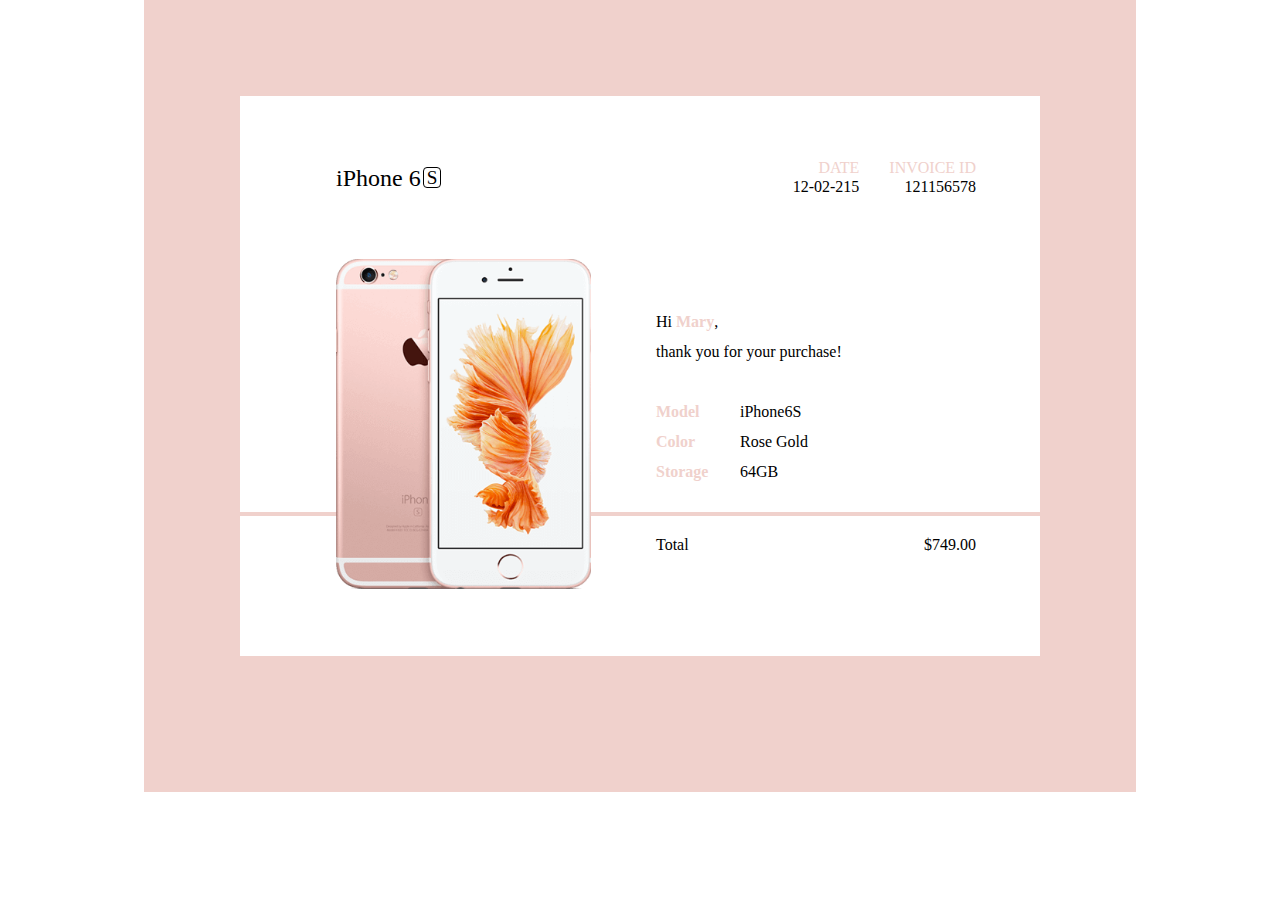
<file: 01/index.html>
<!DOCTYPE html>
<html lang="en">
  <head>
    <meta charset="UTF-8" />
    <meta name="viewport" content="width=device-width, initial-scale=1.0" />
    <meta http-equiv="X-UA-Compatible" content="ie=edge" />
    <link
      href="https://fonts.googleapis.com/css?family=Montserrat&display=swap"
      rel="stylesheet"
    />
    <link
      rel="stylesheet"
      href="https://stackpath.bootstrapcdn.com/font-awesome/4.7.0/css/font-awesome.min.css"
    />
    <link rel="stylesheet" href="reset.css" />
    <link rel="stylesheet" href="style.css" />
    <title>Document</title>
  </head>
  <body>
    <div class="body">
      <div class="wrap">
        <div class="header">
          <div class="logo">
            <h2>iPhone 6</h2>
            <span>S</span>
          </div>

          <div class="date">
            <div class="text-col-group">
              <span>DATE</span>
              <p>12-02-215</p>
            </div>
            <div class="text-col-group">
              <span>INVOICE ID</span>
              <p>121156578</p>
            </div>
          </div>
        </div>
        <div class="content">
          <div class="image">
            <img src="iphone.png" />
          </div>

          <div class="product">
            <div class="first">
              <p>Hi <span class="text-high">Mary</span>,</p>
              <p>thank you for your purchase!</p>
              <div class="info">
                <div class="text-row-group">
                  <span>Model</span>
                  <p>iPhone6S</p>
                </div>
                <div class="text-row-group">
                  <span>Color</span>
                  <p>Rose Gold</p>
                </div>
                <div class="text-row-group">
                  <span>Storage</span>
                  <p>64GB</p>
                </div>
              </div>
            </div>
            <div class="price">
              <span>Total</span>
              <h3>$749.00</h3>
            </div>
          </div>
        </div>
      </div>
    </div>
  </body>
</html>
</file>
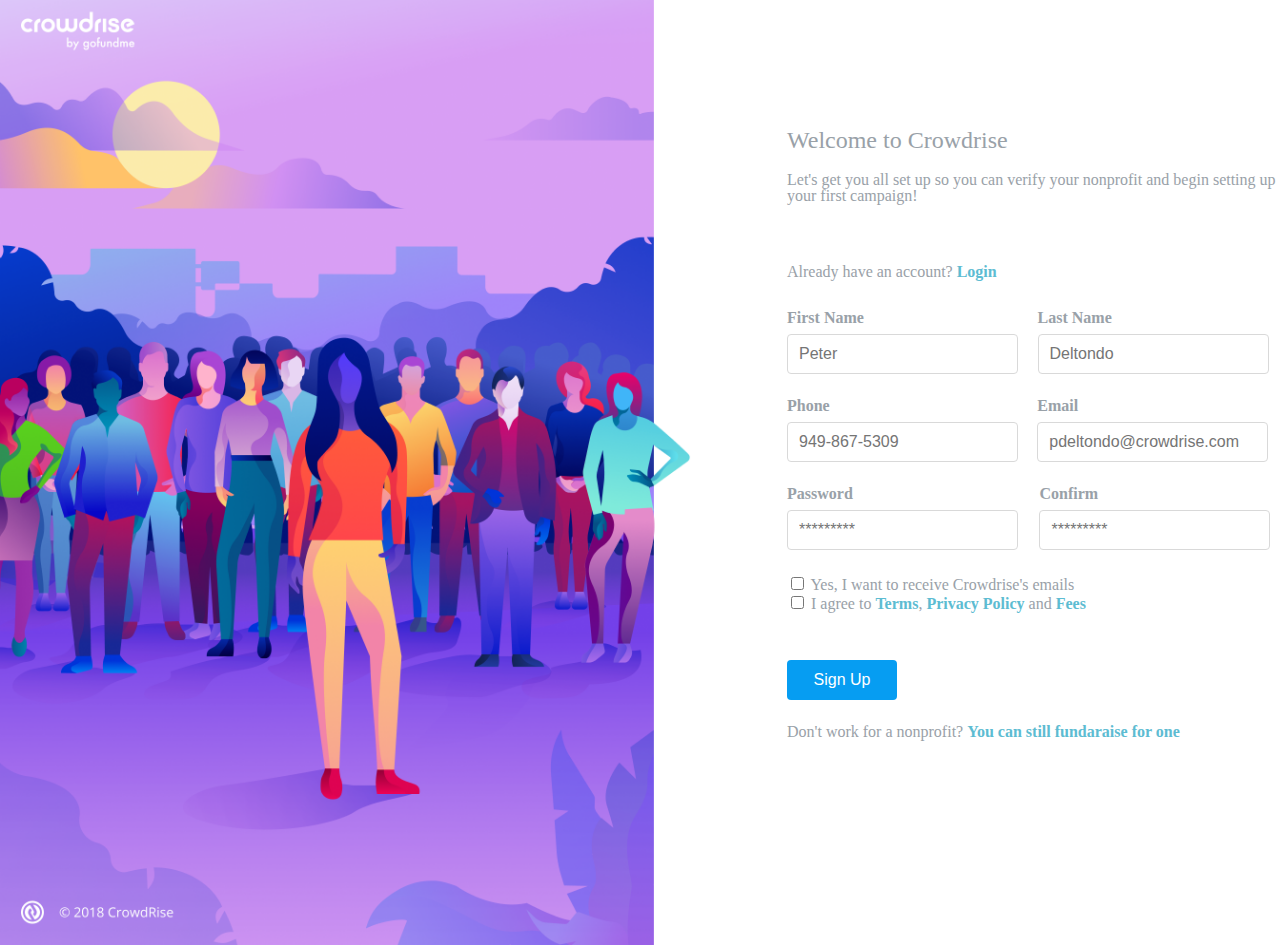
<file: 02/index.html>
<!DOCTYPE html>
<html lang="en">
  <head>
    <meta charset="UTF-8" />
    <meta name="viewport" content="width=device-width, initial-scale=1.0" />
    <meta http-equiv="X-UA-Compatible" content="ie=edge" />
    <link
      href="https://fonts.googleapis.com/css?family=Montserrat&display=swap"
      rel="stylesheet"
    />
    <link
      rel="stylesheet"
      href="https://stackpath.bootstrapcdn.com/font-awesome/4.7.0/css/font-awesome.min.css"
    />
    <link rel="stylesheet" href="reset.css" />
    <link rel="stylesheet" href="style.css" />
    <title>Document</title>
  </head>
  <body>
    <div class="body">
      <div class="page">
        <div class="image">
          <img src="02.png" />
        </div>
        <div class="content">
          <div class="header">
            <i class="fa fa-bars"></i>
          </div>
          <div class="signup">
            <div class="intro">
              <h2>Welcome to Crowdrise</h2>
              <p>
                Let's get you all set up so you can verify your nonprofit and
                begin setting up your first campaign!
              </p>
            </div>
            <div class="form">
              <div class="text-login">
                <span
                  >Already have an account? <a href="google.com">Login</a></span
                >
              </div>
              <div class="form-group">
                <div class="group">
                  <span>First Name</span>
                  <input class="input-text" placeholder="Peter" />
                </div>
                <div class="group">
                  <span>Last Name</span>
                  <input class="input-text" placeholder="Deltondo" />
                </div>
              </div>
              <div class="form-group">
                <div class="group">
                  <span>Phone</span>
                  <input class="input-text" placeholder="949-867-5309" />
                </div>
                <div class="group">
                  <span>Email</span>
                  <input
                    class="input-text"
                    placeholder="pdeltondo@crowdrise.com"
                  />
                </div>
              </div>
              <div class="form-group">
                <div class="group">
                  <span>Password</span>
                  <input class="input-text" placeholder="*********" />
                </div>
                <div class="group">
                  <span>Confirm</span>
                  <input class="input-text" placeholder="*********" />
                </div>
              </div>
              <div class="term">
                <div>
                  <input class="input-check" type="checkbox" />
                  <span>Yes, I want to receive Crowdrise's emails</span>
                </div>
                <div>
                  <input class="input-check" type="checkbox" />
                  <span
                    >I agree to <a href="google.com">Terms</a>,
                    <a href="google.com">Privacy Policy</a> and
                    <a href="google.com">Fees</a></span
                  >
                </div>
              </div>
              <div class="end">
                <button class="button--primary">Sign Up</button>
                <p>
                  Don't work for a nonprofit?
                  <a href="google.com">You can still fundaraise for one</a>
                </p>
              </div>
              <div class="footer">
                <span>English</span>
                <i class="fa fa-angle-down"></i>
              </div>
            </div>
          </div>
        </div>
      </div>
    </div>
  </body>
</html>
</file>
<file: 01/style.css>
.body {
  background-color: #f0d1cc;
  width: 800px;
  height: 600px;
  margin: auto auto;
  padding: 6rem;
}
.body .wrap {
  background-color: white;
  display: flex;
  flex-direction: column;
  padding: 4rem 4rem 4rem 6rem;
  position: relative;
}
.body .wrap .header {
  display: flex;
  justify-content: space-between;
}
.body .wrap .header .logo {
  display: flex;
  align-items: center;
}
.body .wrap .header .logo h2 {
  font-weight: 500;
  font-size: 1.5rem;
}
.body .wrap .header .logo span {
  border: solid 1px black;
  font-size: 1.2rem;
  border-radius: 4px;
  text-align: center;
  margin-left: 2px;
  font-weight: 300;
  padding: 0px 3px;
}
.body .wrap .header .date {
  display: flex;
  flex-direction: row;
}
.body .wrap .header .date > div {
  margin-left: 30px;
}
.body .wrap .content {
  display: flex;
  justify-content: space-between;
  margin-top: 4rem;
}
.body .wrap .content .image {
  width: 50%;
  z-index: 10000;
}
.body .wrap .content .image img {
  width: 255px;
  height: 330px;
}
.body .wrap .content .product {
  width: 50%;
  display: flex;
  flex-direction: column;
  justify-content: space-between;
  padding: 3rem 0 2rem 0;
  line-height: 30px;
}
.body .wrap .content .product .first {
  position: relative;
}
.body .wrap .content .product .first .text-high {
  font-weight: bold;
  color: #f0d1cc;
}
.body .wrap .content .product .first .info {
  margin-top: 30px;
}
.body .wrap .content .product .price {
  display: flex;
  justify-content: space-between;
}
.body .wrap::after {
  content: "";
  position: absolute;
  border: solid 2px #f0d1cc;
  width: 100%;
  bottom: 140px;
  left: 0;
}
.body .text-col-group {
  display: flex;
  flex-direction: column;
  text-align: right;
}
.body .text-col-group span {
  color: #f0d1cc;
}
.body .text-col-group p {
  margin-top: 0.2rem;
}
.body .text-row-group {
  display: flex;
  flex-direction: row;
  align-items: center;
}
.body .text-row-group span {
  color: #f0d1cc;
  width: 60px;
  font-weight: bold;
}
.body .text-row-group p {
  margin-left: 1.5rem;
}

/*# sourceMappingURL=style.css.map */
</file>
<file: 02/style.css>
.body {
  background-color: black;
  color: #99a1a8;
}
.body a {
  color: #5dbcd2;
  text-decoration: none;
  font-weight: bold;
}
.body .button--primary {
  margin-bottom: 0;
  width: 110px;
  font-weight: 400;
  height: 40px;
  padding: 0 20px;
  font-size: 16px;
  border-radius: 4px;
  text-align: center;
  color: white;
  background-color: #069df2;
  white-space: nowrap;
  cursor: pointer;
  border: 1px solid transparent;
  padding: 6px 12px;
  font-size: 16px;
  margin-bottom: 1.5rem;
}
.body .input-text {
  background-color: white;
  cursor: text;
  margin: 0em;
  height: 40px;
  padding: 6px 11px;
  font-size: 16px;
  box-sizing: border-box;
  line-height: 1.5;
  border: 1px solid #d9d9d9;
  border-radius: 4px;
  transition: all 0.3s;
}
.body .form-group {
  display: flex;
  justify-content: space-between;
  width: 100%;
}
.body .form-group .group {
  width: calc(50% -2rem);
  margin-bottom: 1.5rem;
}
.body .form-group .group span {
  font-weight: bold;
  color: #99a1a8;
  display: inline-block;
  margin-bottom: 0.5rem;
}
.body .page {
  display: flex;
  font-size: 16px;
  margin: auto;
  width: 1382px;
  height: 945px;
  background-color: white;
}
.body .page .image {
  width: 50%;
}
.body .page .image img {
  width: 100%;
  height: 100%;
}
.body .page .content {
  position: relative;
  width: 50%;
}
.body .page .content .header {
  position: absolute;
  top: 20px;
  right: 30px;
}
.body .page .content .header i {
  color: #e0c9bd;
}
.body .page .content .signup {
  padding: 8rem 6rem;
}
.body .page .content .signup .intro {
  margin-bottom: 60px;
}
.body .page .content .signup .intro h2 {
  font-size: 1.5rem;
  font-weight: 500;
  margin-bottom: 20px;
}
.body .page .content .signup .intro > p {
  font-size: 1rem;
  color: #99a1a8;
  font-weight: 500;
}
.body .page .content .signup .form .text-login {
  margin-bottom: 30px;
}
.body .page .content .signup .form .text-login span {
  color: #99a1a8;
}
.body .page .content .signup .term {
  margin-bottom: 3rem;
}
.body .page .content .signup .term span {
  color: #99a1a8;
}
.body .page .content .signup p {
  color: #99a1a8;
}
.body .page .content .footer {
  position: absolute;
  bottom: 20px;
  right: 30px;
}

/*# sourceMappingURL=style.css.map */
</file>
